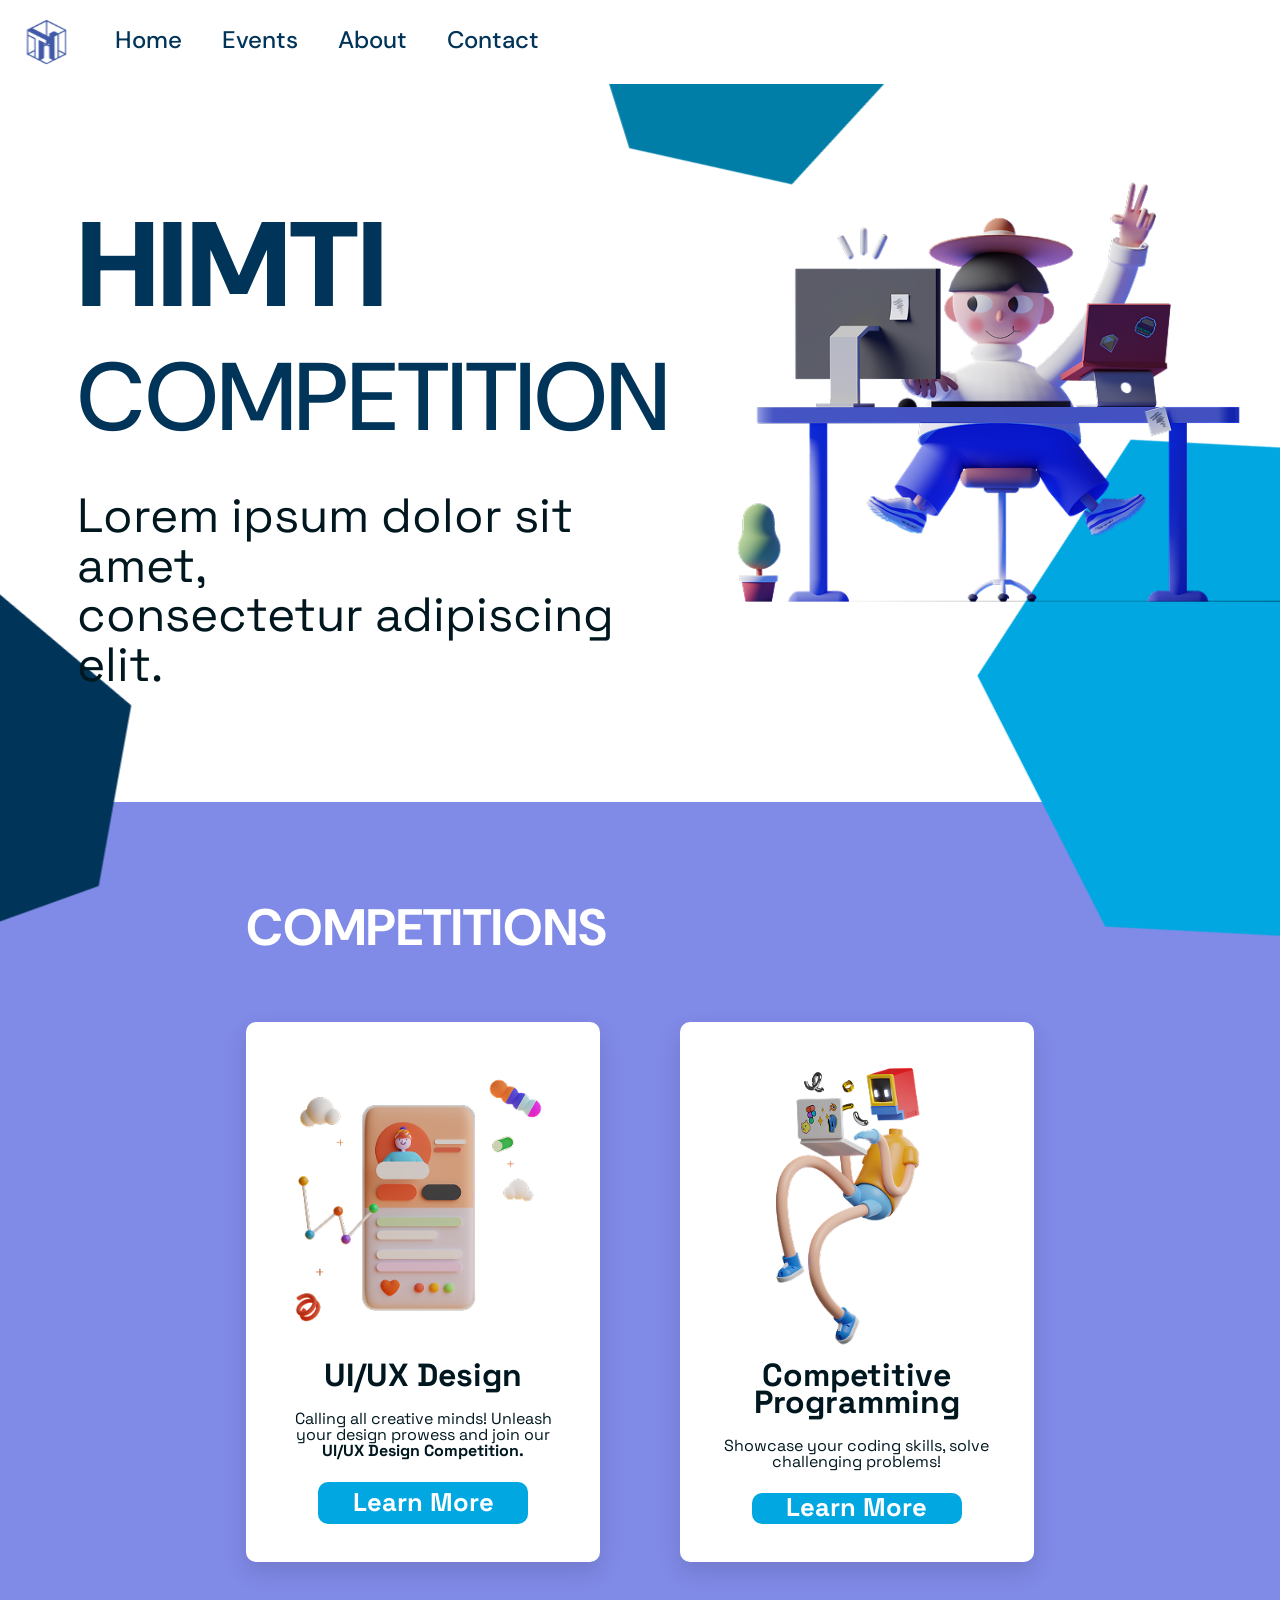
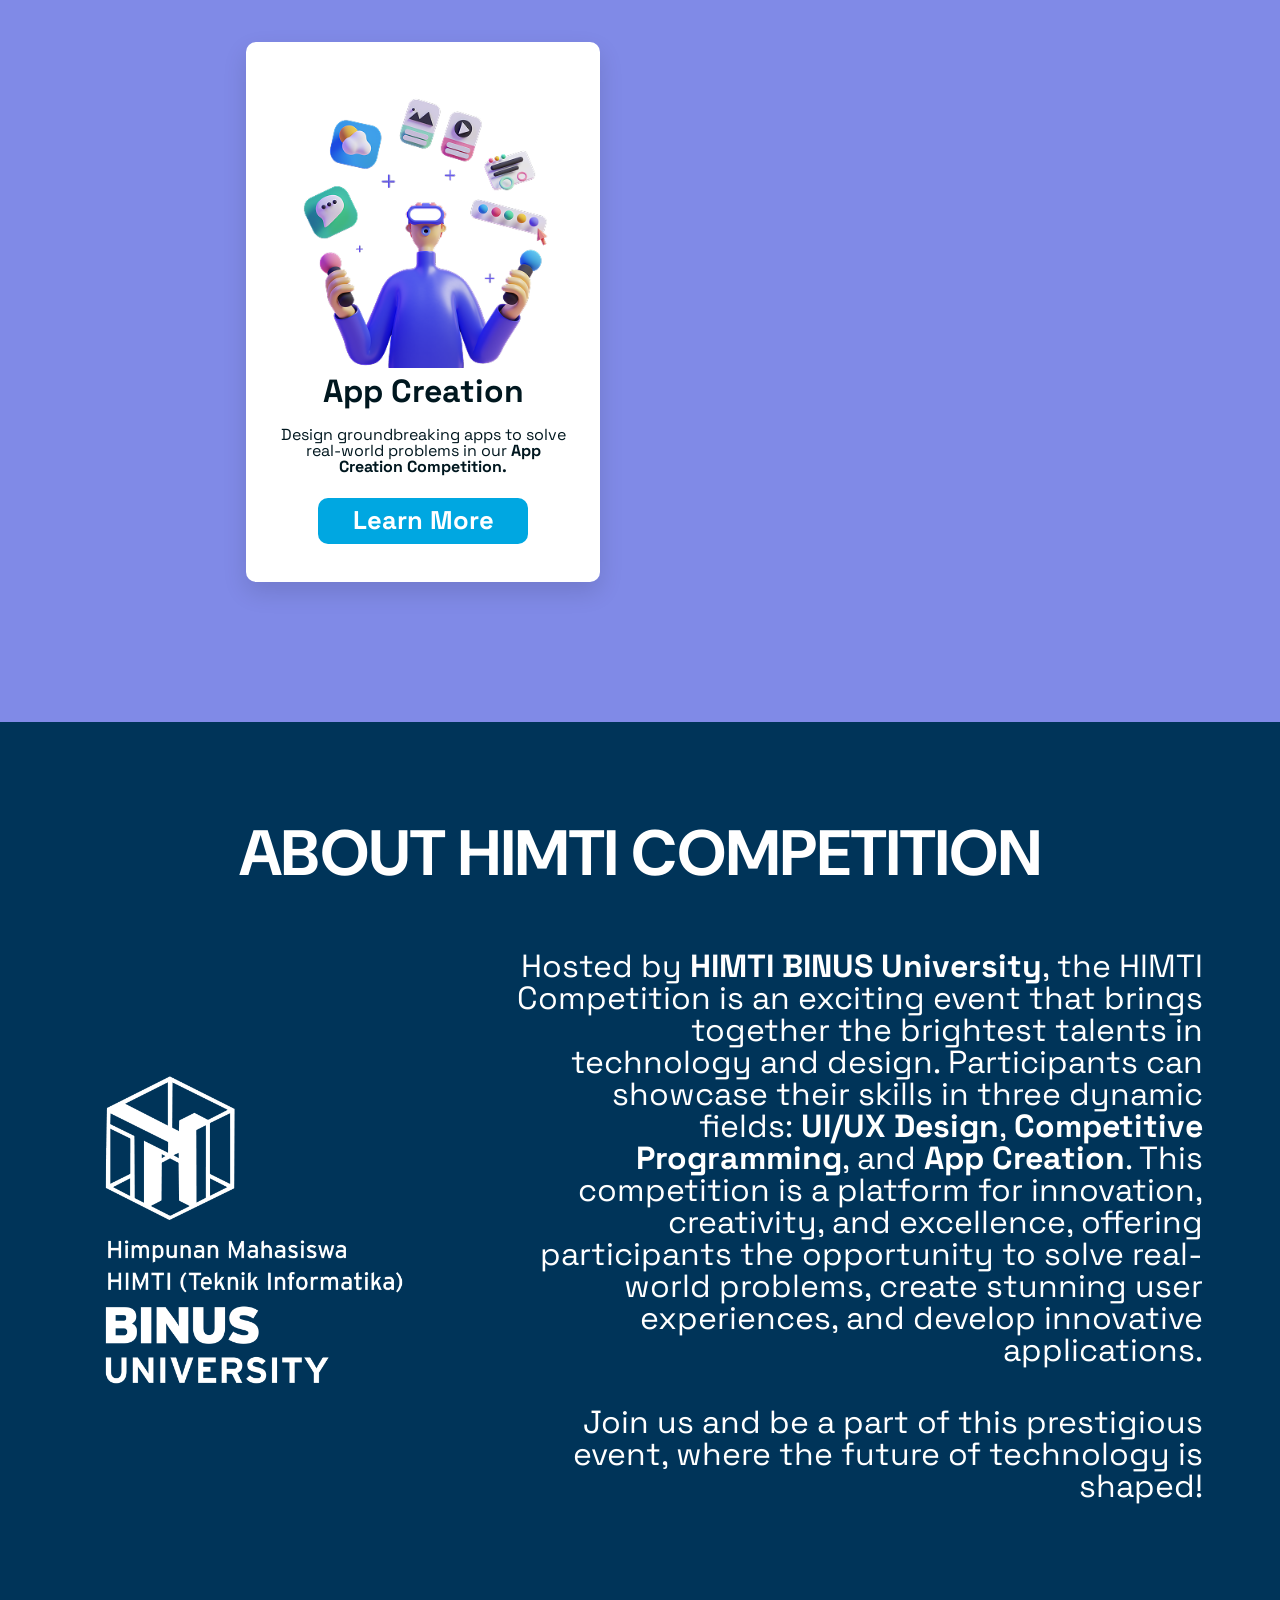
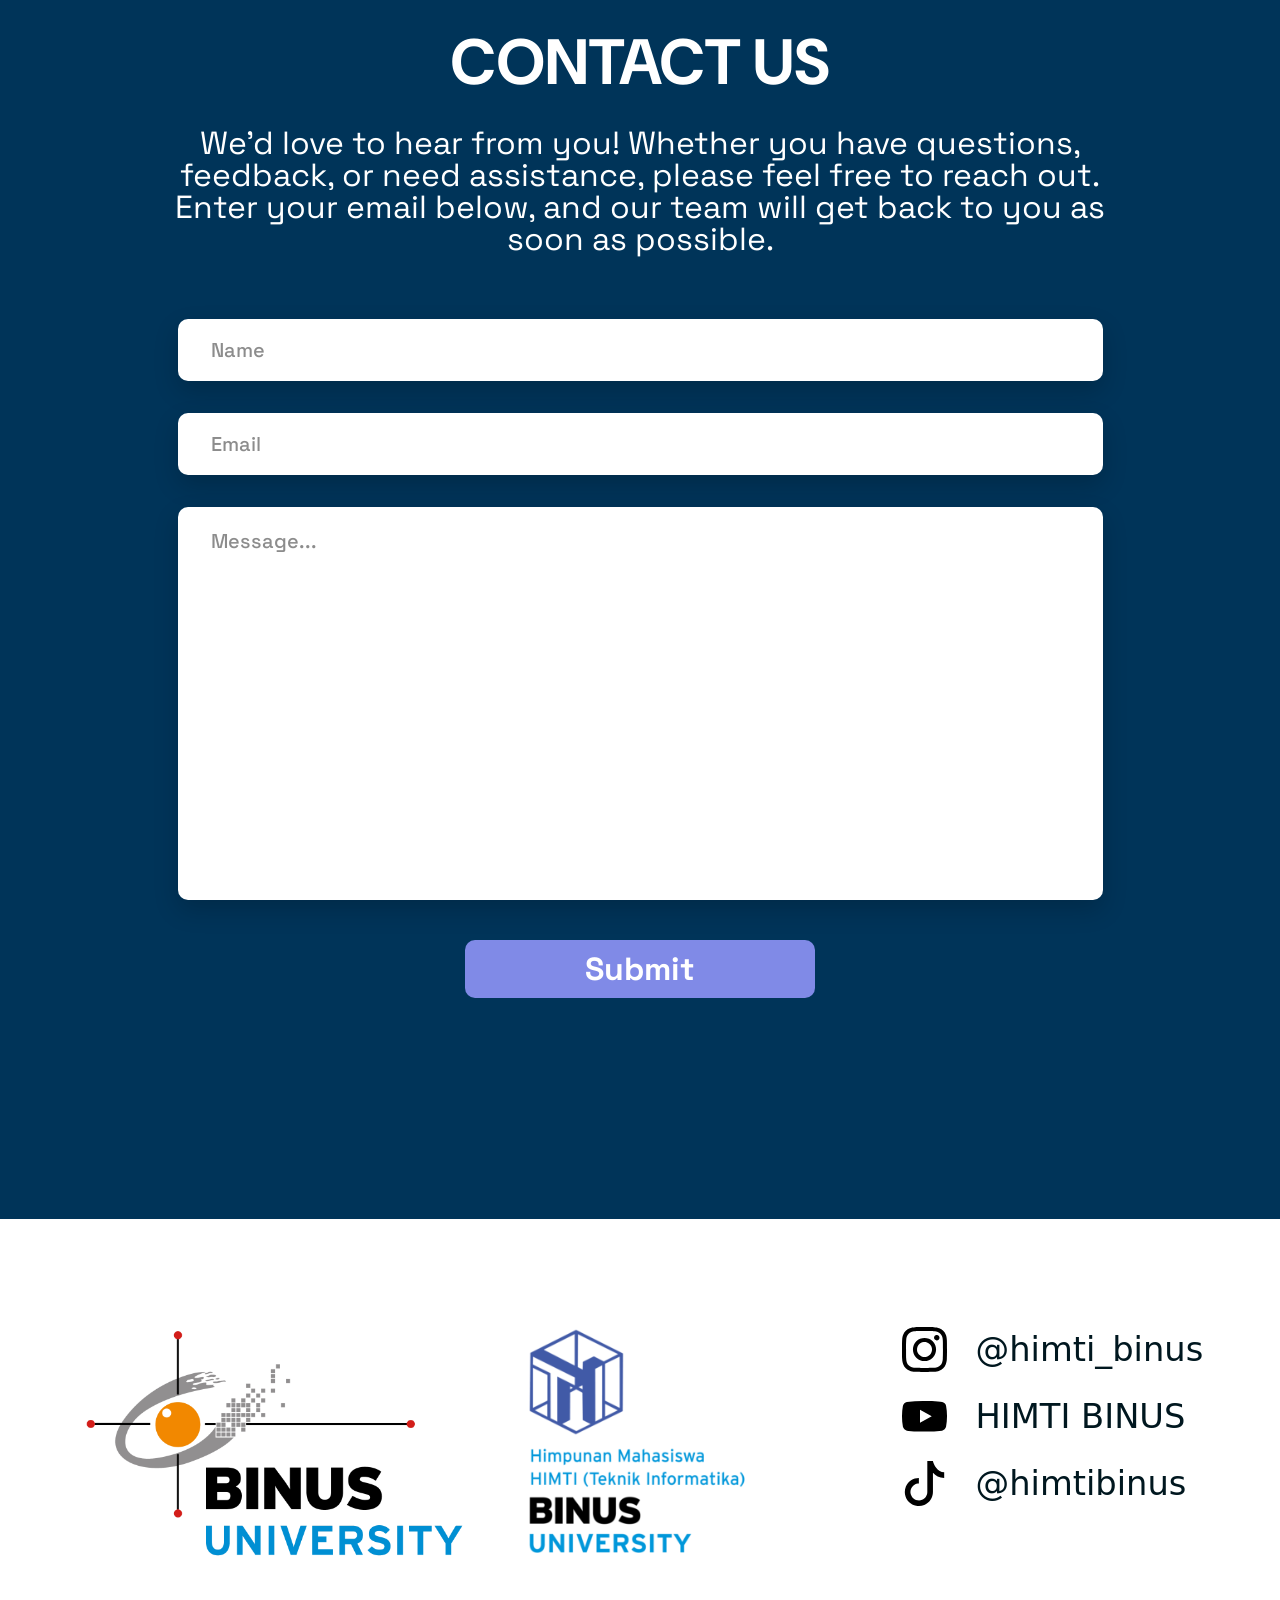
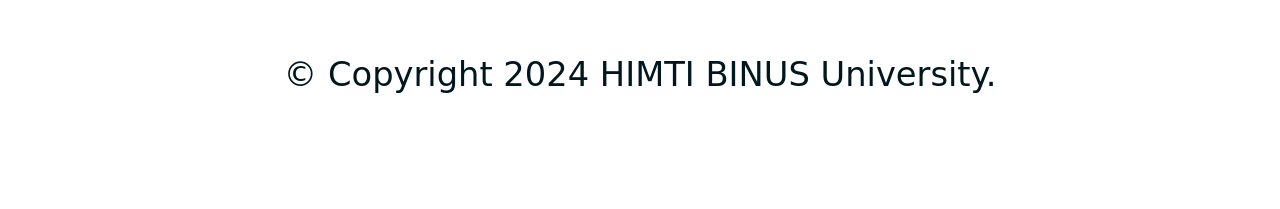
<file: index.html>
<!doctype html>
<html lang="id">
  <head>
    <meta charset="UTF-8" />
    <meta name="viewport" content="width=device-width, initial-scale=1" />
    <title>HIMTI Competition</title>

    <link rel="preconnect" href="https://fonts.googleapis.com">
    <link rel="preconnect" href="https://fonts.gstatic.com" crossorigin>
    <link href="https://fonts.googleapis.com/css2?family=DM+Sans:wght@400;500;700&family=Space+Grotesk:wght@400;700&display=swap" rel="stylesheet">

    <link rel="stylesheet" href="./css/main.css" />
  </head>
  <body>
    <div data-include="./partials/header.html"></div>

    <main id="main-content">
      <div data-include="./partials/hero.html"></div>
      <div data-include="./partials/competitions.html"></div>
      <div data-include="./partials/about.html"></div>
      <div data-include="./partials/contact.html"></div>
    </main>

    <div data-include="./partials/footer.html"></div>

    <script type="module" src="./js/include.js"></script>
    <script src="./js/contact_form.js" defer></script>
  </body>
</html>
</file>
<file: css/main.css>
/* base */
@import url("./base/variables.css");
@import url("./base/typography.css");
@import url("./base/utilities.css");

/* components */
@import url("./components/hexagons.css");

/* sections */
@import url("./sections/navbar.css");
@import url("./sections/hero.css");
@import url("./sections/competitions.css");
@import url("./sections/about.css");
@import url("./sections/contact.css");
@import url("./sections/footer.css");
</file>
